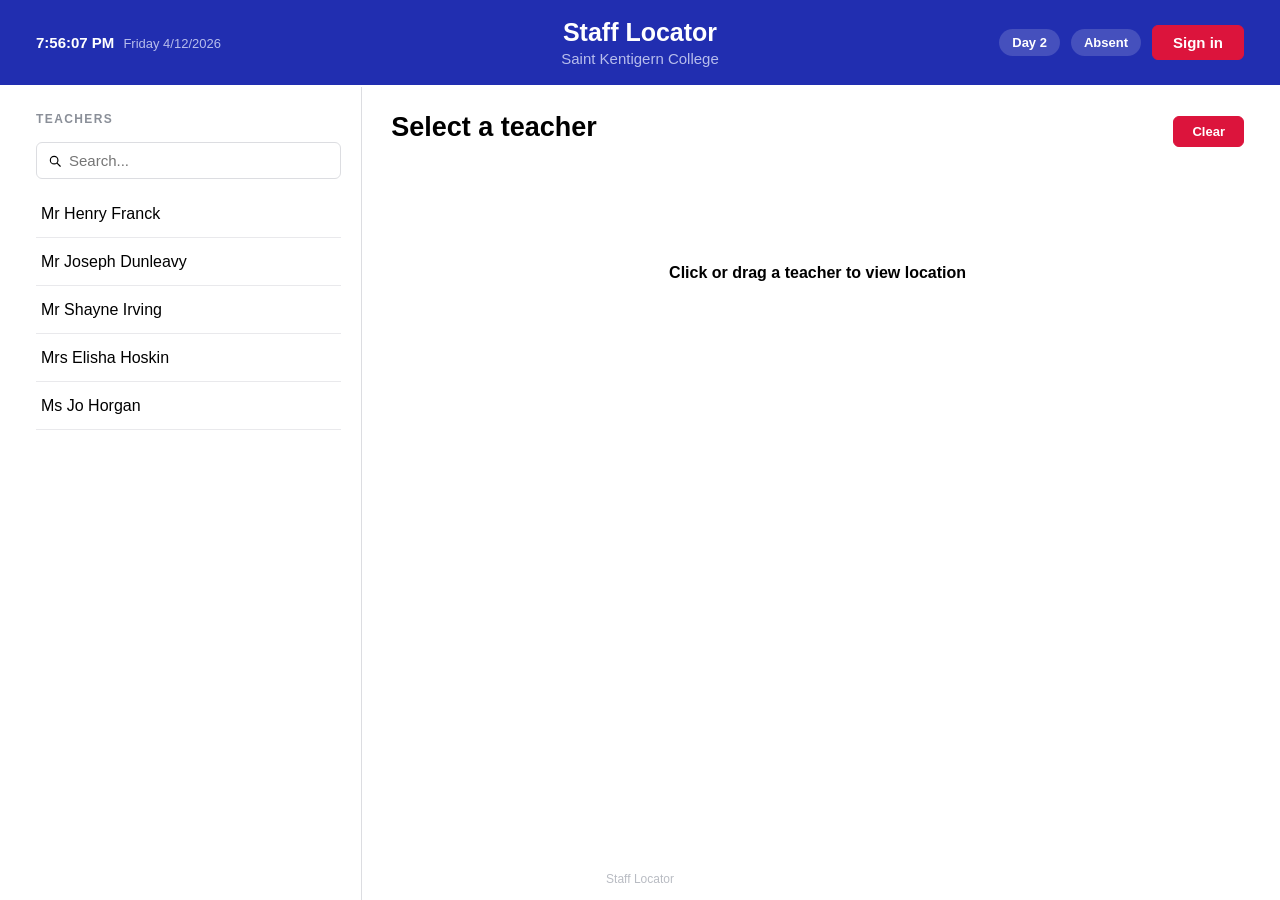
<file: index.html>
<!DOCTYPE html>
<html lang="en">
<head>
    <!-- encoding method -->
    <meta charset="UTF-8" />
    <!-- settings for the responsive size-->
    <meta name="viewport" content="width=device-width, initial-scale=1.0" />
    <!-- title-->
    <title>Staff Locator</title>
    <!-- link for css-->
    <link rel="stylesheet" href="index.css" />
</head>

<body>
    <!-- main container -->
    <div class="app-shell">
        <!-- Header -->
        <div class="header">
            <!-- left side of header:clock -->
            <div class="header-left">
                <div class="header-clock">
                    <span class="clock" id="liveClock">--:--:--</span>
                    <span class="date" id="dayDateDisplay"></span>
                </div>
            </div>

            <!-- center of header:school name and title -->
            <div class="header-center">
                <h1>Staff Locator</h1>
                <p class="header-sub">Saint Kentigern College</p>
            </div>

            <!-- right side of hearer: status and login -->
            <div class="header-right">
                <span class="pill pill-neutral" id="headerDayBadge">Day –</span>
                <span class="pill pill-neutral" id="headerStatusBadge">—</span>
                <button class="login-btn" id="loginBtn">Login</button>
            </div>
        </div>

        <!-- main content -->
        <div class="page-content">
            <div class="dashboard">
                <!-- left side: teachers list -->
                <div class="teacher-panel">
                    <div class="panel-title">
                        Teachers
                    </div>
                    <div class="search-box">
                        <svg class="search-icon" viewBox="0 0 24 24" width="14" height="14" aria-hidden="true">
                            <circle cx="10.5" cy="10.5" r="6.5" fill="none" stroke="currentColor" stroke-width="2" />
                            <line x1="15.5" y1="15.5" x2="21" y2="21" stroke="currentColor" stroke-width="2" stroke-linecap="round" />
                        </svg>
                        <input type="text" id="searchInput" placeholder="Search..." />
                        <button class="clear" id="clearSearchBtn">×</button>
                    </div>
                    <div class="teacher-list" id="teacherListContainer">
                        <div class="loading">Loading teachers...</div>
                    </div>
                </div>

                <!-- left side: teachers timetable -->
                <div class="timetable-panel" id="dropZonePanel">
                    <!-- teachers timetable header and clear button -->
                    <div class="timetable-header">
                        <div class="selected" id="selectedTeacherName">Select a teacher</div>
                        <button class="clear-btn" id="clearListBtn">Clear</button>
                    </div>

                    <!-- teacher's current status-->
                    <div class="status" id="statusDisplay">

                    </div>

                    <!-- teachers timetable-->
                    <div class="timetable-list" id="timetableView">
                        <div class="drop-msg">
                            <div class="main">Click or drag a teacher to view location</div>
                        </div>
                    </div>
                </div>
            </div>

            <!-- Footer -->
            <footer>
                Staff Locator
            </footer>
        </div>
    </div>

    <!-- javascript link-->
    <script src="index.js"></script>
</body>
</html>
</file>
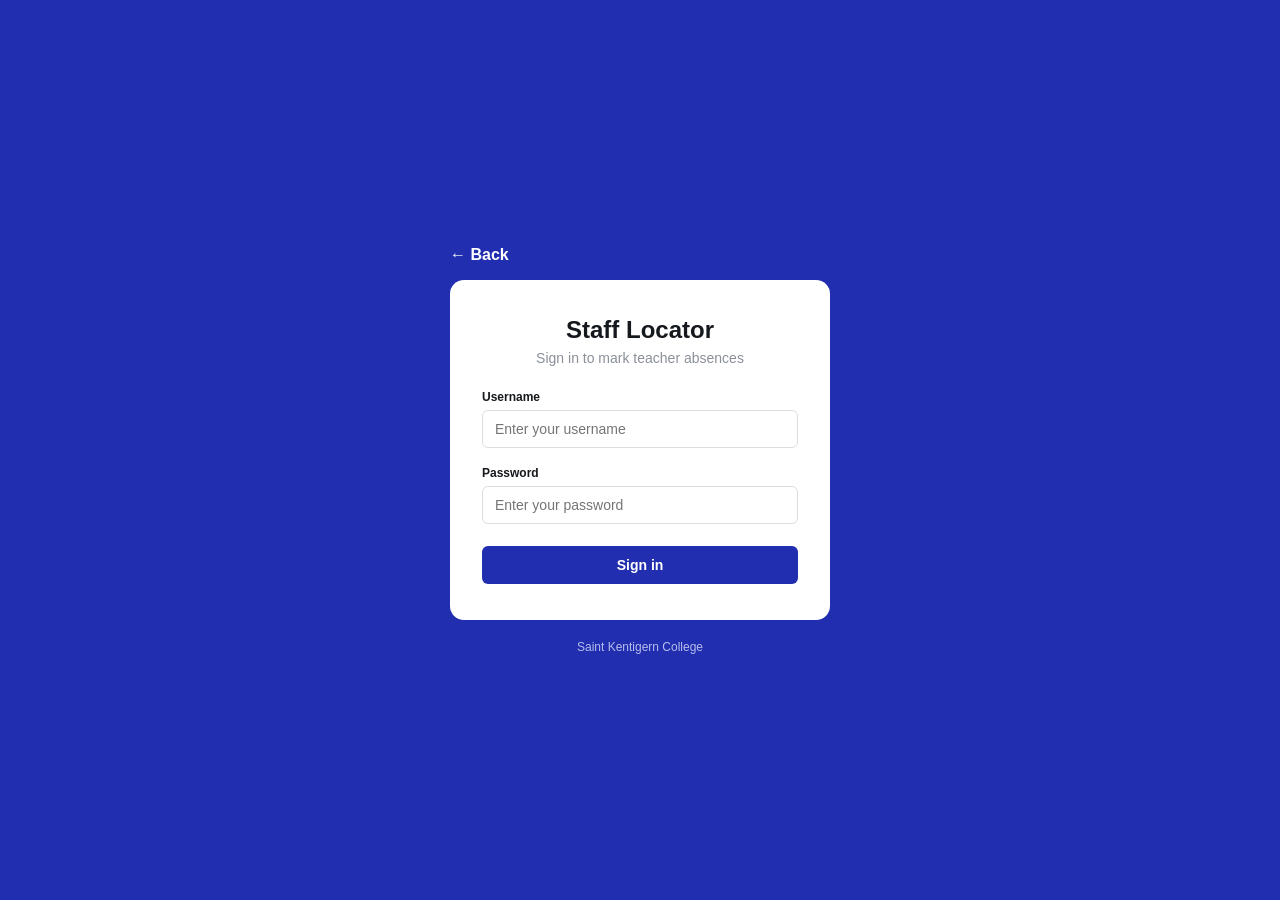
<file: login.html>
<!DOCTYPE html>
<html lang="en">
<head>
    <meta charset="UTF-8">
    <meta name="viewport" content="width=device-width, initial-scale=1.0">
    <title>Login</title>
    <link rel="stylesheet" href="login.css">
</head>

<body>
    <div class="login-container">
        <!-- Back button -->
        <a href="index.html" class="back-btn">← Back</a>

        <div class="login-card">
            <div class="login-header">
                <h1>Staff Locator</h1>
                <p>Sign in to mark teacher absences</p>
            </div>

            <!-- Error message display -->
            <div id="errorMessage" class="error-message" style="display: none;"></div>

            <form id="loginForm">
                <div class="form-div">
                    <span>Username</span>
                    <input type="text" id="username" placeholder="Enter your username" autocomplete="username">
                </div>

                <div class="form-div">
                    <span>Password</span>
                    <input type="password" id="password" placeholder="Enter your password" autocomplete="current-password">
                </div>

                <button type="submit" id="signBtn" class="signin-btn">Sign in</button>
            </form>
        </div>

        <div class="footer">
            <p>Saint Kentigern College</p>
        </div>
    </div>

    <script src="login.js"></script>
</body>
</html>
</file>
<file: index.css>
/* 
   COLORS AND SETTINGS
    */
:root {
    /* Main colors */
    --page-bg: #212eb0;
    --on-blue-text: #ffffff;
    --on-blue-muted: #b7bdec;

    /* Text and backgrounds */
    --card-bg: #ffffff;
    --text: #000000;
    --muted: #8a8f98;
    --faint: #b9bcc3;
    --line: #e9e9ec;
    --line-strong: #dcdde1;

    /* Status colors */
    --blue-bg: #e8f0fe;
    --blue-text: #2856c7;
    --green-bg: #e3f6ea;
    --green-text: #1f8a4c;
    --red-bg: #fde6e2;
    --red-text: #DC143C;
    --neutral-bg: #f1f1f3;
    --neutral-text: #5a5f6b;

    /* Sizes */
    --radius: 6px;
    --pc-pad-x: 36px;
    --font: Arial, Helvetica, sans-serif;
}

/* ============================================================
   RESET - Remove default browser styles
   ============================================================ */
* {
    margin: 0;
    padding: 0;
    box-sizing: border-box;
}

/* ============================================================
   BODY - Page background
   ============================================================ */
html,
body {
    height: 100%;
    background: #ffffff;
    font-family: var(--font);
    color: var(--text);
}

/* ============================================================
   APP SHELL - Main container
   ============================================================ */
.app-shell {
    position: fixed;
    top: 0;
    left: 0;
    right: 0;
    bottom: 0;
    display: flex;
    flex-direction: column;
    background: #ffffff;
    overflow-y: auto;
}

.page-content {
    flex: 1;
    display: flex;
    flex-direction: column;
    padding: 0 var(--pc-pad-x);
}

/* ============================================================
   HEADER - Top blue bar
   ============================================================ */
.header {
    display: flex;
    justify-content: space-between;
    align-items: center;
    flex-shrink: 0;
    background: var(--page-bg);
    color: var(--on-blue-text);
    padding: 18px 36px;
    border-bottom: 2px solid #ffffff;
}

.header-left,
.header-center,
.header-right {
    flex: 1;
    display: flex;
    align-items: center;
}

.header-left {
    gap: 11px;
}

.header-center {
    justify-content: center;
    flex-direction: column;
    text-align: center;
}

.header-right {
    justify-content: flex-end;
    gap: 11px;
}

.header-clock {
    display: flex;
    align-items: baseline;
    gap: 9px;
}

.header-clock .clock {
    font-size: 15px;
    font-weight: 600;
}

.header-clock .date {
    font-size: 13px;
    color: var(--on-blue-muted);
}

.header-center h1 {
    font-size: 25px;
    font-weight: 800;
}

.header-center .header-sub {
    font-size: 15px;
    color: var(--on-blue-muted);
    margin-top: 3px;
}

/* ============================================================
   PILLS - Small badges
   ============================================================ */
.pill {
    font-size: 13px;
    font-weight: 600;
    padding: 6px 13px;
    border-radius: 14px;
    white-space: nowrap;
}

.pill-neutral {
    background: rgba(255, 255, 255, 0.16);
    color: var(--on-blue-text);
}

.pill-green {
    background: var(--green-bg);
    color: var(--green-text);
}

.pill-red {
    background: var(--red-bg);
    color: var(--red-text);
}


/* ============================================================
   LOGIN BUTTON
   ============================================================ */
.login-btn {
    background: var(--red-text);
    color: #ffffff;
    border: 1px solid var(--red-text);
    padding: 8px 20px;
    border-radius: var(--radius);
    font-size: 15px;
    font-weight: 600;
    cursor: pointer;
    font-family: var(--font);
}


/* ============================================================
   DASHBOARD - Two columns
   ============================================================ */
.dashboard {
    display: flex;
    gap: 0;
    flex: 1;
    min-height: 0;
}

/* ============================================================
   LEFT PANEL - Teacher list
   ============================================================ */
.teacher-panel {
    flex: 0 0 27%;
    min-width: 224px;
    display: flex;
    flex-direction: column;
    border-right: 1px solid var(--line-strong);
    padding: 25px 20px 36px 0;
    height: 100%;
    overflow: hidden;
}

.panel-title {
    font-weight: 700;
    font-size: 12px;
    letter-spacing: 1.4px;
    text-transform: uppercase;
    color: var(--muted);
    padding-bottom: 16px;
    flex-shrink: 0;
}

/* Search box */
.search-box {
    display: flex;
    align-items: center;
    gap: 7px;
    border: 1px solid var(--line-strong);
    border-radius: var(--radius);
    padding: 0 11px;
    margin-bottom: 11px;
    flex-shrink: 0;
}

.search-box input {
    flex: 1;
    padding: 9px 0;
    font-size: 15px;
    border: none;
    outline: none;
    font-family: var(--font);
    background: transparent;
    color: var(--text);
}

.search-box .clear {
    background: transparent;
    border: none;
    color: var(--faint);
    cursor: pointer;
    font-size: 18px;
    display: none;
}

.search-box .clear.visible {
    display: block;
}

/* Teacher list - scrollable */
.teacher-list {
    flex: 1;
    overflow-y: auto;
    min-height: 0;
}

/* ============================================================
   TEACHER ITEMS
   ============================================================ */
.teacher {
    display: flex;
    align-items: center;
    gap: 9px;
    padding: 12px 5px;
    font-size: 16px;
    cursor: pointer;
    border-bottom: 1px solid var(--line);
    min-height: 48px;
}



.teacher.absent .name {
    text-decoration: line-through;
    color: var(--red-text);
}

.teacher .name {
    flex: 1;
    font-weight: 500;
}




/* ============================================================
   RIGHT PANEL - Timetable
   ============================================================ */
.timetable-panel {
    flex: 1;
    display: flex;
    flex-direction: column;
    overflow: hidden;
    padding: 25px 0 36px 29px;
}

.timetable-header {
    display: flex;
    justify-content: space-between;
    align-items: baseline;
    padding-bottom: 16px;
    flex-shrink: 0;
}

.timetable-header .selected {
    font-size: 27px;
    font-weight: 800;
}

.timetable-header .clear-btn {
    background: var(--red-text);
    color: #ffffff;
    border: 1px solid var(--red-text);
    padding: 7px 18px;
    border-radius: var(--radius);
    font-size: 13px;
    font-weight: 600;
    cursor: pointer;
    font-family: var(--font);
}



/* ============================================================
   STATUS DISPLAY - Current status and class info
   ============================================================ */
.status {
    padding: 0 var(--pc-pad-x) 18px 29px;
    margin: 0 calc(-1 * var(--pc-pad-x)) 0 -29px;
    flex-shrink: 0;
    min-height: 40px;
}

/* Large status badge */
.status .badge-lg {
    display: inline-block;
    padding: 7px 18px;
    border-radius: 16px;
    font-weight: 600;
    font-size: 15px;
    margin-bottom: 8px;
}

.status .badge-lg.pill-green {
    background: var(--green-bg);
    color: var(--green-text);
}

.status .badge-lg.pill-neutral {
    background: var(--neutral-bg);
    color: var(--neutral-text);
}

.status .badge-lg.pill-red {
    background: var(--red-bg);
    color: var(--red-text);
}

/* Class and room details */
.status .details {
    display: flex;
    gap: 27px;
    margin-top: 13px;
    flex-wrap: wrap;
}

.status .details .item {
    display: flex;
    flex-direction: column;
    gap: 4px;
}

.status .details .item .label {
    font-size: 11px;
    font-weight: 700;
    color: var(--faint);
    text-transform: uppercase;
    letter-spacing: 0.8px;
}

.status .details .item .value.class {
    font-size: 17px;
    font-weight: 700;
}

.status .details .item .value.room {
    display: inline-block;
    font-size: 15px;
    font-weight: 600;
    background: var(--blue-bg);
    color: var(--blue-text);
    padding: 4px 12px;
    border-radius: 12px;
}

.status .msg {
    font-size: 15px;
    color: var(--text);
    margin-top: 9px;
}

/* ============================================================
   TIMETABLE LIST - All periods
   ============================================================ */
.timetable-list {
    flex: 1;
    padding-top: 16px;
}

.day-header {
    font-size: 12px;
    font-weight: 700;
    letter-spacing: 1.4px;
    text-transform: uppercase;
    color: var(--faint);
    padding-bottom: 11px;
}

/* ============================================================
   LESSON ROWS - Each period row
   ============================================================ */
.lesson {
    display: grid;
    grid-template-columns: 94px 123px 1fr auto auto;
    gap: 11px;
    align-items: center;
    padding: 11px var(--pc-pad-x) 11px 29px;
    margin: 0 calc(-1 * var(--pc-pad-x)) 0 -29px;
    font-size: 16px;
    border-bottom: 1px solid var(--line);
    /* Light separator line */
}

.lesson:last-child {
    border-bottom: none;
    /* No line after last period */
}

.lesson .period {
    font-weight: 600;
    font-size: 15px;
}

.lesson .time {
    color: var(--faint);
    font-size: 13px;
}

.lesson .class {
    font-weight: 600;
}

.lesson .class.is-free {
    color: var(--text);
    font-weight: 600;
}

/* Room badge */
.lesson .room {
    display: inline-block;
    font-size: 13px;
    font-weight: 600;
    background: var(--blue-bg);
    color: var(--blue-text);
    padding: 3px 11px;
    border-radius: 10px;
    justify-self: start;
}

/* Current period - highlighted */
.lesson.current {
    background: var(--green-bg);
    border-radius: var(--radius);
}

/* "Now" badge */
.lesson .cur-badge {
    background: var(--green-bg);
    color: var(--green-text);
    padding: 3px 11px;
    border-radius: 10px;
    font-size: 12px;
    font-weight: 700;
}

/* Absent row - faded */
.lesson.absent {
    opacity: 0.55;
}

/* "absent" badge */
.lesson .absent-badge {
    background: var(--red-bg);
    color: var(--red-text);
    padding: 3px 11px;
    border-radius: 10px;
    font-size: 12px;
    font-weight: 700;
}

/* ============================================================
   PERIOD PICKER - Admin panel
   ============================================================ */
.period-picker {
    padding-top: 5px;
}

.period-picker-label {
    font-size: 15px;
    color: var(--muted);
    margin-bottom: 13px;
}

.period-grid {
    display: grid;
    grid-template-columns: repeat(auto-fill, minmax(134px, 1fr));
    gap: 9px;
}

.period-chip {
    display: flex;
    align-items: center;
    gap: 9px;
    background: var(--card-bg);
    border: 1px solid var(--line-strong);
    border-radius: var(--radius);
    padding: 10px 13px;
    font-size: 15px;
    font-weight: 600;
    font-family: var(--font);
    color: var(--text);
    cursor: pointer;
    text-align: left;
}


.period-chip .chip-check {
    width: 18px;
    height: 16px;
    border-radius: 4px;
    border: 1px solid var(--line-strong);
    flex-shrink: 0;
    display: flex;
    align-items: center;
    justify-content: center;
    font-size: 12px;
    color: #fff;
}

.period-chip.absent {
    background: var(--red-bg);
    border-color: var(--red-text);
    color: var(--red-text);
}

.period-chip.absent .chip-check {
    background: var(--red-text);
    border-color: var(--red-text);
}

.period-picker-actions {
    display: flex;
    gap: 18px;
    margin-top: 16px;
}

.link-btn {
    background: transparent;
    border: none;
    color: var(--blue-text);
    font-size: 15px;
    font-weight: 600;
    font-family: var(--font);
    cursor: pointer;
    padding: 0;
}

/* ============================================================
   DROP ZONE - Drag teachers here
   ============================================================ */

.drop-msg {
    text-align: center;
    padding: 45px 18px;
    color: var(--muted);
}

.drop-msg .main {
    font-size: 16px;
    font-weight: 600;
    color: var(--text);
}

/* ============================================================
   FOOTER
   ============================================================ */
footer {
    position: absolute;
    left: 0;
    right: 0;
    bottom: 9px;
    text-align: center;
    padding: 5px;
    font-size: 12px;
    color: var(--faint);
    pointer-events: none;
}

/* ============================================================
   MISC - Loading, empty states
   ============================================================ */
.loading,
.no-results {
    text-align: center;
    padding: 27px;
    color: var(--muted);
    font-size: 15px;
}

/* ============================================================
   RESPONSIVE - Mobile and tablet
   ============================================================ */

/* Tablets */
@media (max-width: 800px) {
    :root {
        --pc-pad-x: 20px;
    }

    .header {
        padding: 16px 20px;
    }

    .header-clock .date {
        display: none;
    }

    .header-center h1 {
        font-size: 21px;
    }

    .teacher-panel {
        flex: 0 0 32%;
        min-width: 179px;
    }

    .lesson {
        grid-template-columns: 72px 90px 1fr auto;
        font-size: 15px;
    }

    .timetable-header .selected {
        font-size: 21px;
    }
}

/* Phones */
@media (max-width: 650px) {
    :root {
        --pc-pad-x: 16px;
    }

    .header {
        flex-wrap: wrap;
        justify-content: center;
        gap: 7px;
        padding: 16px;
    }

    .header-left {
        order: 1;
        flex: 0 0 auto;
    }

    .header-center {
        order: 0;
        flex: 0 0 100%;
    }

    .header-right {
        order: 2;
        flex: 0 0 auto;
        flex-wrap: wrap;
        gap: 9px;
    }

    .header-clock .date {
        display: none;
    }

    .dashboard {
        flex-direction: column;
        flex: none;
        min-height: 450px;
        gap: 16px;
    }

    .teacher-panel {
        flex: none;
        max-height: 200px;
        min-width: auto;
        border-right: none;
        border-bottom: 1px solid var(--line-strong);
        padding-right: 0;
        padding-bottom: 16px;
        height: auto;
        overflow: visible;
    }

    .teacher-list {
        max-height: 130px;
        min-height: 0;
    }

    .timetable-panel {
        flex: none;
        min-height: 280px;
        padding: 16px 0 0;
    }

    .timetable-header {
        flex-direction: column;
        gap: 9px;
        align-items: flex-start;
    }

    .timetable-header .selected {
        font-size: 20px;
    }

    .status {
        padding: 0 0 18px;
        margin: 0;
    }

    .status .details {
        gap: 16px;
    }

    .lesson {
        grid-template-columns: 56px 72px 1fr auto;
        gap: 7px;
        font-size: 13px;
        padding: 9px 0;
        margin: 0;
    }

    .drop-msg {
        padding: 25px 13px;
    }

    .teacher {
        padding: 10px 3px;
        font-size: 15px;
    }

    footer {
        font-size: 11px;
    }
}

/* Very small phones */
@media (max-width: 400px) {
    .status .details {
        flex-direction: column;
        gap: 9px;
    }

    .timetable-header .selected {
        font-size: 18px;
    }

    .lesson {
        grid-template-columns: 45px 60px 1fr auto;
        gap: 6px;
        font-size: 12px;
    }

    .header-center h1 {
        font-size: 19px;
    }
}
</file>
<file: login.css>
:root {
    --page-bg: #212eb0;
    --card-bg: #ffffff;
    --text: #15181c;
    --muted: #8a8f98;
    --line-strong: #dcdde1;
    --red-bg: #fde6e2;
    --red-text: #c1432d;
    --radius: 6px;
    --card-radius: 14px;
}

* {
    margin: 0;
    padding: 0;
    box-sizing: border-box;
    text-decoration: none;
}

body {
    min-height: 100vh;
    padding: 20px;
    display: flex;
    justify-content: center;
    align-items: center;
    background: var(--page-bg);
    font-family: Arial, Helvetica, sans-serif;
    font-size: 14px;
    color: var(--text);
}

.login-container {
    width: 100%;
    max-width: 380px;
    display: flex;
    flex-direction: column;
    align-items: flex-start;
}

.back-btn {
    color: #ffffff;
    font-size: 16px;
    font-weight: 600;
    margin-bottom: 16px;
}


.login-card {
    background: var(--card-bg);
    width: 100%;
    padding: 36px 32px;
    border-radius: var(--card-radius);
}

.login-header {
    margin-bottom: 24px;
    text-align: center;
}

.login-header h1 {
    font-size: 24px;
    font-weight: 800;
    margin-bottom: 6px;
}

.login-header p {
    color: var(--muted);
    font-size: 14px;
}

.error-message {
    background: var(--red-bg);
    color: var(--red-text);
    padding: 10px 14px;
    border-radius: var(--radius);
    font-size: 13px;
    font-weight: 600;
    margin-bottom: 16px;
}

.form-div {
    margin-bottom: 18px;
}

.form-div span {
    display: block;
    font-weight: 600;
    margin-bottom: 6px;
    font-size: 12px;
}

.form-div input {
    width: 100%;
    padding: 10px 12px;
    border: 1px solid var(--line-strong);
    border-radius: var(--radius);
    font-size: 14px;
    outline: none;
}

.form-div input:focus {
    border-color: var(--page-bg);
}

.form-div input.error {
    border-color: var(--red-text);
    background: var(--red-bg);
}

.signin-btn {
    width: 100%;
    padding: 11px;
    background: var(--page-bg);
    color: #fff;
    border: none;
    border-radius: var(--radius);
    font-size: 14px;
    font-weight: 700;
    cursor: pointer;
    margin-top: 4px;
}



.footer {
    margin-top: 20px;
    font-size: 12px;
    color: #b7bdec;
    text-align: center;
    width: 100%;
}

@media (max-width: 480px) {
    .login-card {
        padding: 28px 22px;
    }

    .login-header h1 {
        font-size: 21px;
    }
}
</file>
